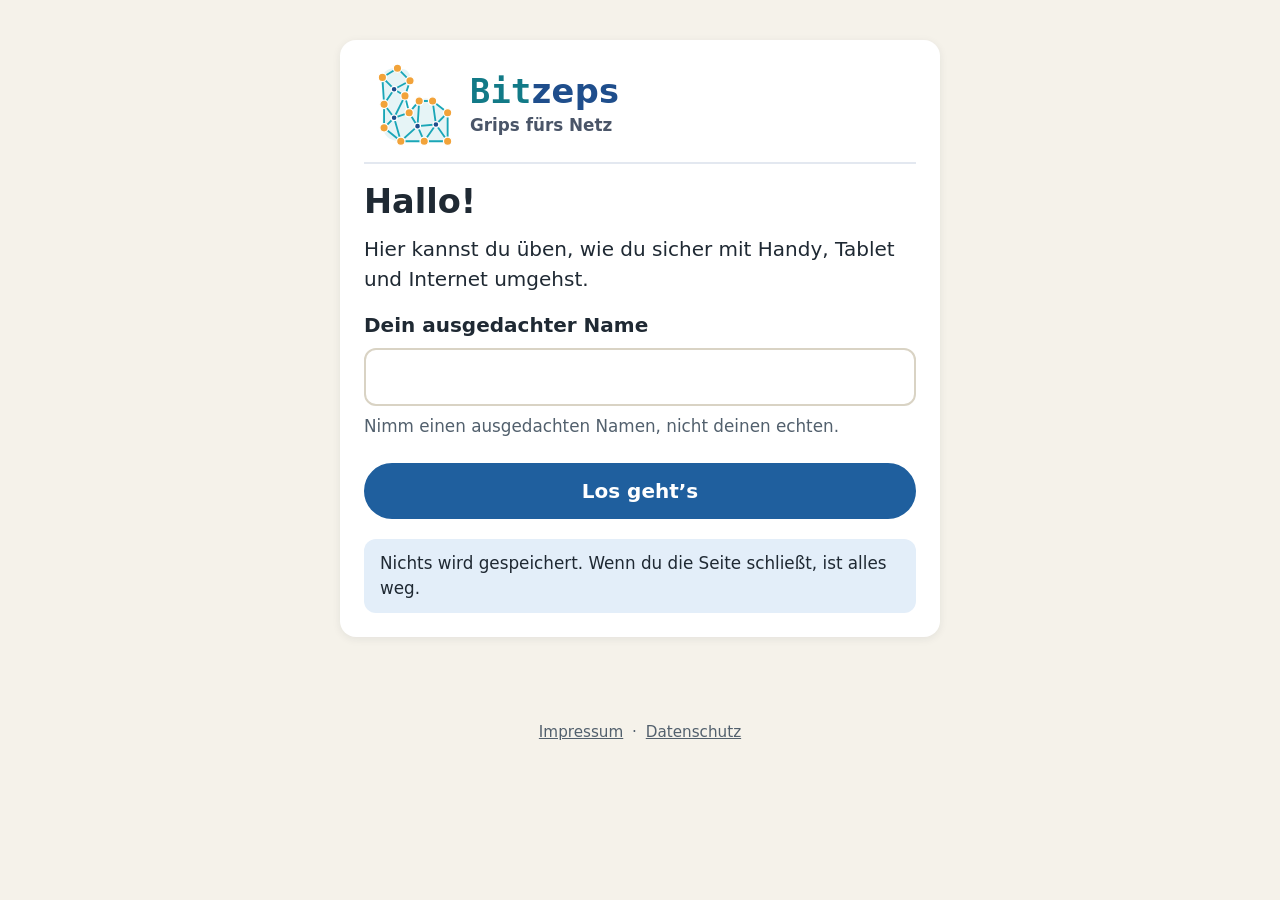
<file: index.html>
<!doctype html>
<html lang="de">
<head>
  <meta charset="utf-8">
  <meta name="viewport" content="width=device-width, initial-scale=1, viewport-fit=cover">
  <meta name="referrer" content="no-referrer">
  <meta name="robots" content="noindex">
  <title>Bitzeps – Grips fürs Netz</title>
  <link rel="icon" href="bilder/logo.svg" type="image/svg+xml">
  <link rel="apple-touch-icon" href="bilder/logo-180.png">
  <link rel="stylesheet" href="engine/styles.css?v=2">
</head>
<body>
  <div id="dev-banner" class="dev-banner" role="alert" hidden></div>
  <header id="kopf" class="kopf" hidden></header>
  <main id="app">
    <noscript>Bitte JavaScript einschalten, damit die Übungen funktionieren.</noscript>
  </main>
  <footer class="seiten-fuss"><a href="impressum.html">Impressum</a> · <a href="datenschutz.html">Datenschutz</a></footer>

  <!-- 1. Engine-Grundgerüst (immer zuerst) -->
  <script src="engine/core.js"></script>
  <script src="engine/session.js"></script>
  <script src="engine/validate.js"></script>
  <script src="engine/renderers/info.js"></script>
  <script src="engine/renderers/multiple-choice.js"></script>
  <script src="engine/renderers/wahr-falsch.js"></script>
  <script src="engine/renderers/eintippen.js"></script>
  <script src="engine/renderers/zuordnen.js"></script>
  <script src="engine/renderers/ja-nein.js"></script>
  <script src="engine/renderers/quiz.js"></script>
  <script src="engine/renderers/freies-html.js"></script>

  <!-- 2. Module und Blätter: für ein neues Blatt einfach eine Zeile ergänzen -->
  <script src="blaetter/module.js"></script>
  <script src="blaetter/12-i-fremde-menschen.js"></script>
  <script src="blaetter/12-ii-menschen-die-ich-kenne.js"></script>
  <script src="blaetter/12-iii-gruppenfotos.js"></script>
  <script src="blaetter/12-iv-auf-dem-jahrmarkt.js"></script>
  <script src="blaetter/12-v-auf-der-buehne.js"></script>

  <!-- 3. Start der App (immer zuletzt) -->
  <script src="engine/app.js"></script>
</body>
</html>
</file>
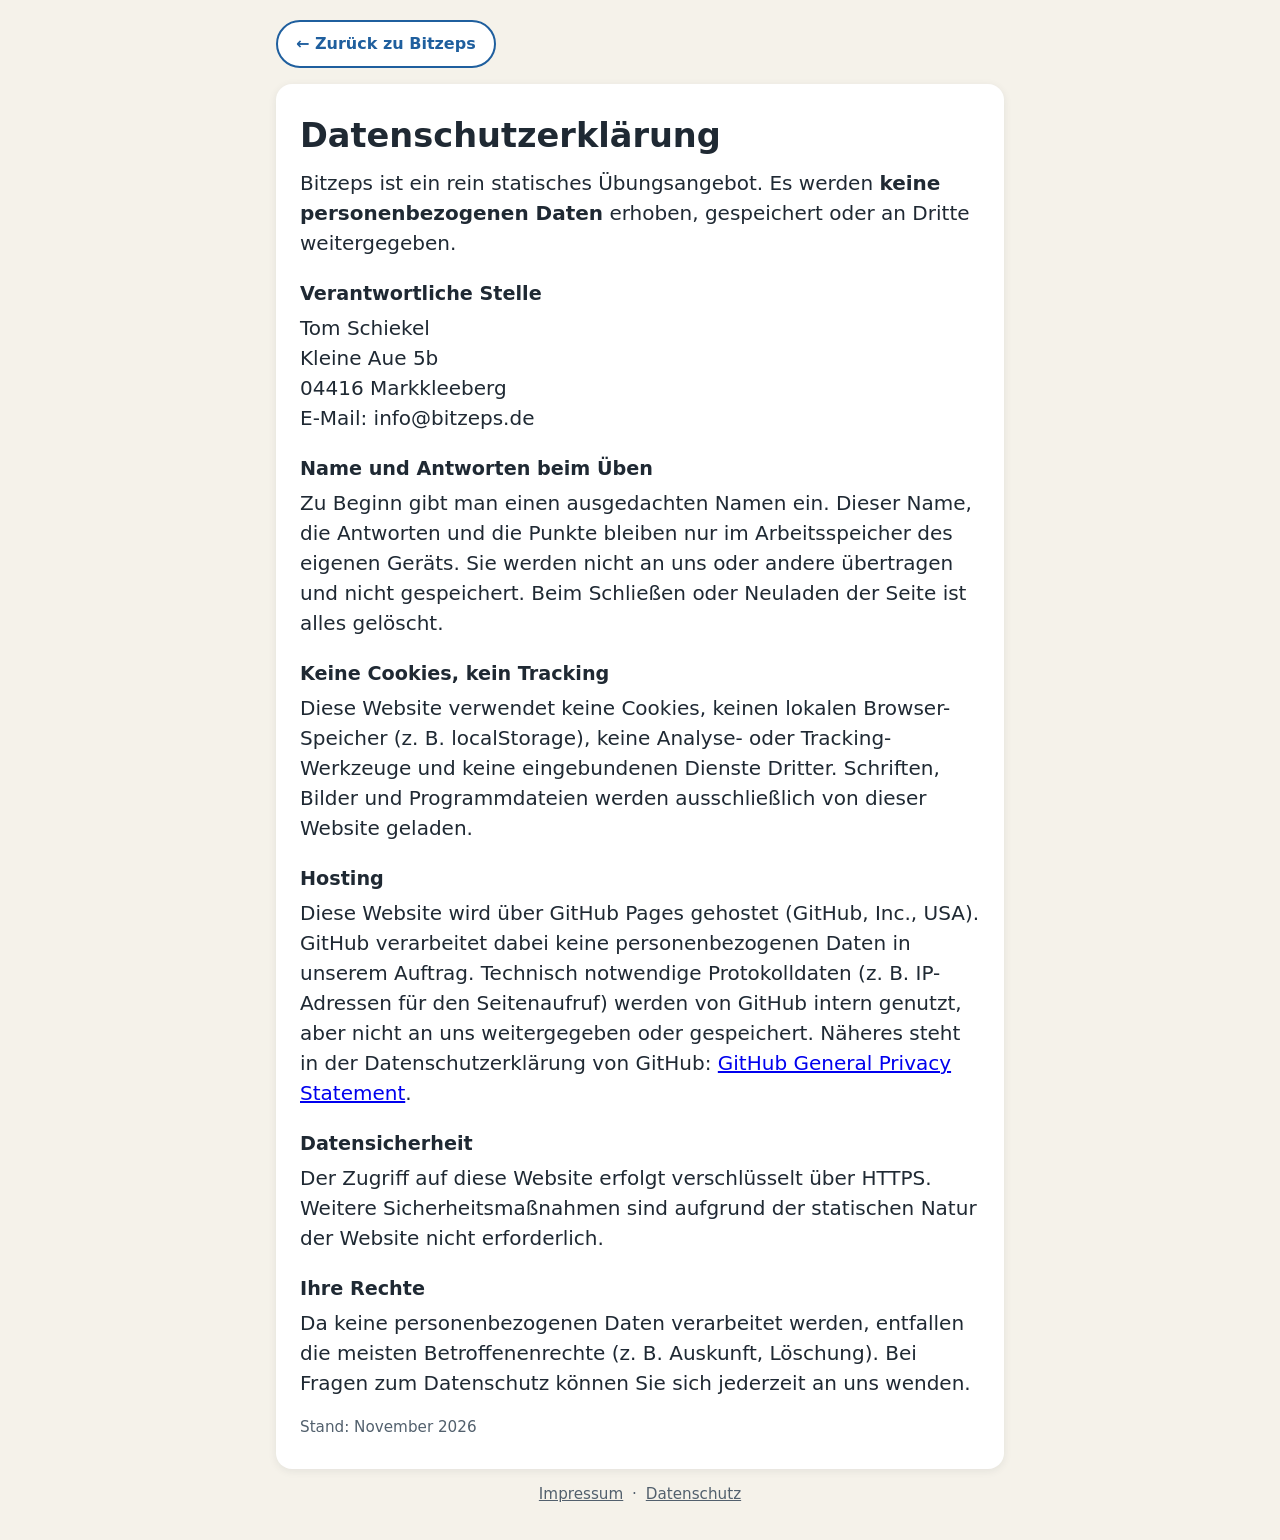
<file: datenschutz.html>
<!doctype html>
<html lang="de">
<head>
  <meta charset="utf-8">
  <meta name="viewport" content="width=device-width, initial-scale=1, viewport-fit=cover">
  <meta name="referrer" content="no-referrer">
  <meta name="robots" content="noindex">
  <title>Datenschutz – Bitzeps</title>
  <link rel="icon" href="bilder/logo.svg" type="image/svg+xml">
  <link rel="stylesheet" href="engine/styles.css?v=2">
</head>
<body>
  <main id="app" class="rechtliches">
    <a class="knopf klein" href="index.html">← Zurück zu Bitzeps</a>

    <div class="karte">
      <h1>Datenschutzerklärung</h1>

      <p>Bitzeps ist ein rein statisches Übungsangebot. Es werden <strong>keine personenbezogenen Daten</strong> erhoben, gespeichert oder an Dritte weitergegeben.</p>

      <h2>Verantwortliche Stelle</h2>
      <p>Tom Schiekel<br>
      Kleine Aue 5b<br>
      04416 Markkleeberg<br>
      E-Mail: info@bitzeps.de</p>

      <h2>Name und Antworten beim Üben</h2>
      <p>Zu Beginn gibt man einen ausgedachten Namen ein. Dieser Name, die Antworten und die Punkte bleiben nur im Arbeitsspeicher des eigenen Geräts. Sie werden nicht an uns oder andere übertragen und nicht gespeichert. Beim Schließen oder Neuladen der Seite ist alles gelöscht.</p>

      <h2>Keine Cookies, kein Tracking</h2>
      <p>Diese Website verwendet keine Cookies, keinen lokalen Browser-Speicher (z. B. localStorage), keine Analyse- oder Tracking-Werkzeuge und keine eingebundenen Dienste Dritter. Schriften, Bilder und Programmdateien werden ausschließlich von dieser Website geladen.</p>

      <h2>Hosting</h2>
      <p>Diese Website wird über GitHub Pages gehostet (GitHub, Inc., USA). GitHub verarbeitet dabei keine personenbezogenen Daten in unserem Auftrag. Technisch notwendige Protokolldaten (z. B. IP-Adressen für den Seitenaufruf) werden von GitHub intern genutzt, aber nicht an uns weitergegeben oder gespeichert. Näheres steht in der Datenschutzerklärung von GitHub: <a href="https://docs.github.com/de/site-policy/privacy-policies/github-general-privacy-statement" rel="noopener noreferrer">GitHub General Privacy Statement</a>.</p>

      <h2>Datensicherheit</h2>
      <p>Der Zugriff auf diese Website erfolgt verschlüsselt über HTTPS. Weitere Sicherheitsmaßnahmen sind aufgrund der statischen Natur der Website nicht erforderlich.</p>

      <h2>Ihre Rechte</h2>
      <p>Da keine personenbezogenen Daten verarbeitet werden, entfallen die meisten Betroffenenrechte (z. B. Auskunft, Löschung). Bei Fragen zum Datenschutz können Sie sich jederzeit an uns wenden.</p>
      <p class="rechtliches-stand">Stand: November 2026</p>
    </div>

    <p class="rechtliches-fuss"><a href="impressum.html">Impressum</a> · <a href="datenschutz.html">Datenschutz</a></p>
  </main>
</body>
</html>
</file>
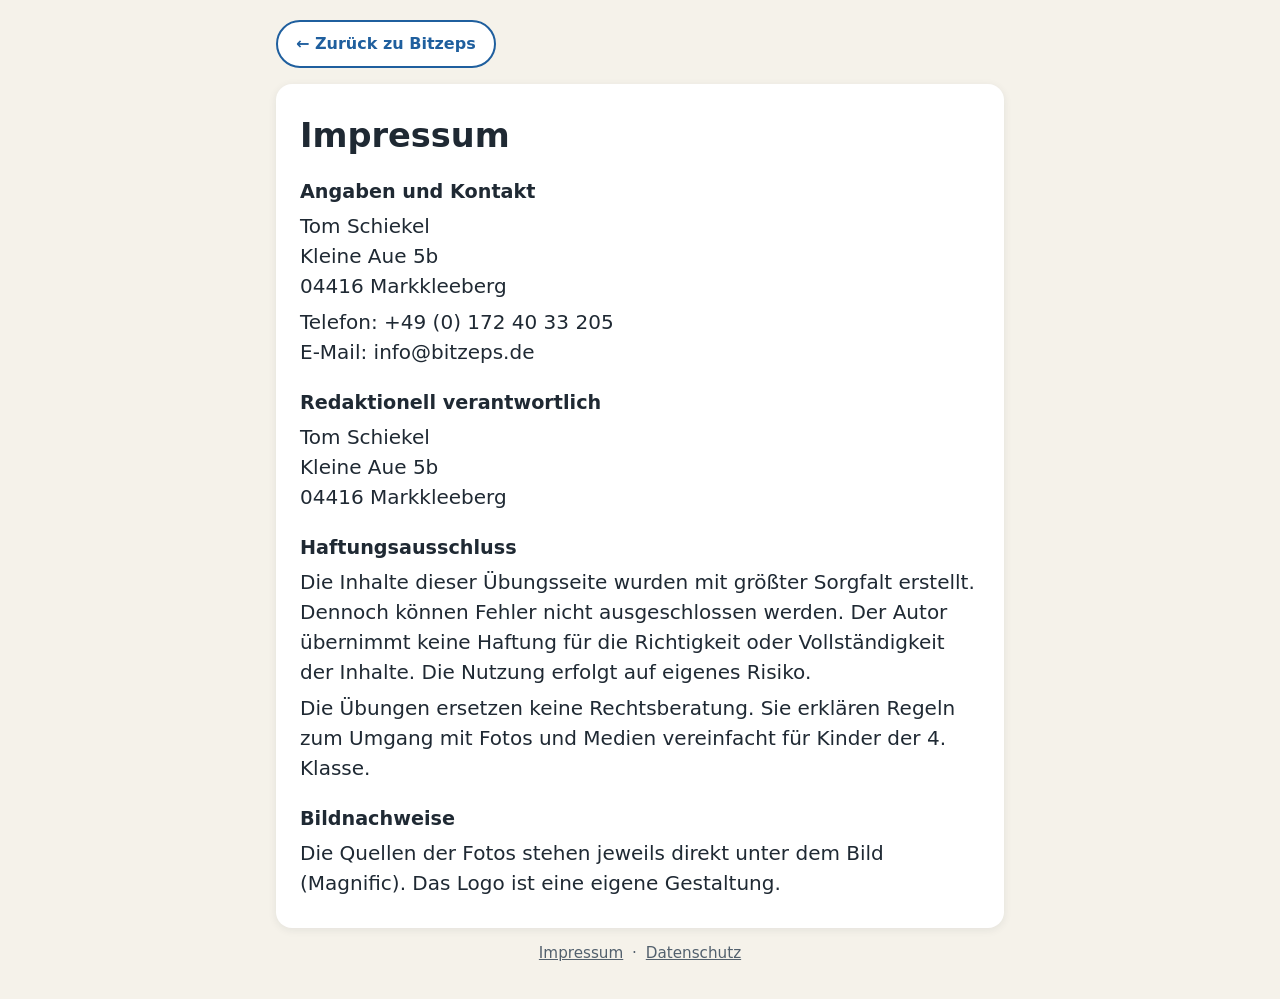
<file: impressum.html>
<!doctype html>
<html lang="de">
<head>
  <meta charset="utf-8">
  <meta name="viewport" content="width=device-width, initial-scale=1, viewport-fit=cover">
  <meta name="referrer" content="no-referrer">
  <meta name="robots" content="noindex">
  <title>Impressum – Bitzeps</title>
  <link rel="icon" href="bilder/logo.svg" type="image/svg+xml">
  <link rel="stylesheet" href="engine/styles.css?v=2">
</head>
<body>
  <main id="app" class="rechtliches">
    <a class="knopf klein" href="index.html">← Zurück zu Bitzeps</a>

    <div class="karte">
      <h1>Impressum</h1>

      <h2>Angaben und Kontakt</h2>
      <p>Tom Schiekel<br>
      Kleine Aue 5b<br>
      04416 Markkleeberg</p>
      <p>Telefon: +49 (0) 172 40 33 205<br>
      E-Mail: info@bitzeps.de</p>

      <h2>Redaktionell verantwortlich</h2>
      <p>Tom Schiekel<br>
      Kleine Aue 5b<br>
      04416 Markkleeberg</p>

      <h2>Haftungsausschluss</h2>
      <p>Die Inhalte dieser Übungsseite wurden mit größter Sorgfalt erstellt. Dennoch können Fehler nicht ausgeschlossen werden. Der Autor übernimmt keine Haftung für die Richtigkeit oder Vollständigkeit der Inhalte. Die Nutzung erfolgt auf eigenes Risiko.</p>
      <p>Die Übungen ersetzen keine Rechtsberatung. Sie erklären Regeln zum Umgang mit Fotos und Medien vereinfacht für Kinder der 4. Klasse.</p>

      <h2>Bildnachweise</h2>
      <p>Die Quellen der Fotos stehen jeweils direkt unter dem Bild (Magnific). Das Logo ist eine eigene Gestaltung.</p>
    </div>

    <p class="rechtliches-fuss"><a href="impressum.html">Impressum</a> · <a href="datenschutz.html">Datenschutz</a></p>
  </main>
</body>
</html>
</file>
<file: engine/styles.css>
/* Bitzeps – Gestaltung. Tablet-first, große Touch-Flächen, ruhig, WCAG-AA-Kontraste. */

:root {
  color-scheme: light;

  --hintergrund: #f5f2ea;
  --flaeche: #ffffff;
  --text: #1f2933;
  --text-leise: #52606d;
  --rand: #d9d3c4;

  --primaer: #1f5f9e;          /* Kontrast zu Weiß ≈ 6.6:1 */
  --primaer-dunkel: #174a7c;
  --primaer-hell: #e3eef9;

  --richtig: #1b6b3a;
  --richtig-hell: #e4f3e8;
  --falsch: #a8261b;
  --falsch-hell: #fbe9e7;
  --teilweise: #7a4f00;
  --teilweise-hell: #fdf1d6;

  --ampel-gruen: #2f855a;
  --ampel-gelb: #d69e2e;
  --ampel-rot: #c53030;

  --radius: 16px;
  --abstand: 16px;
  --schatten: 0 2px 8px rgba(31, 41, 51, 0.08);
  --touch: 56px;
}

* { box-sizing: border-box; }

html {
  -webkit-text-size-adjust: 100%;
  text-size-adjust: 100%;
}

body {
  margin: 0;
  background: var(--hintergrund);
  color: var(--text);
  font-family: system-ui, -apple-system, "Segoe UI", Roboto, "Helvetica Neue", Arial, sans-serif;
  font-size: 1.25rem;          /* 20px */
  line-height: 1.5;
  -webkit-tap-highlight-color: transparent;
}

[hidden] { display: none !important; }

main {
  max-width: 920px;
  margin: 0 auto;
  padding: var(--abstand) var(--abstand) 48px;
}

h1 { font-size: 2.1rem; line-height: 1.2; margin: 8px 0 12px; }
h2, .frage { font-size: 1.6rem; line-height: 1.3; margin: 0 0 16px; }
h1:focus, h2:focus { outline: none; }

.fliesstext { margin: 0 0 16px; white-space: pre-line; }
.hinweis { color: var(--text-leise); font-size: 1.05rem; margin: 0 0 16px; }

/* ---------- Kopfzeile ---------- */
.kopf {
  position: sticky;
  top: 0;
  z-index: 10;
  background: var(--flaeche);
  border-bottom: 1px solid var(--rand);
  padding: 8px var(--abstand);
  padding-top: max(8px, env(safe-area-inset-top));
}
.kopf-zeile {
  max-width: 920px;
  margin: 0 auto;
  display: flex;
  align-items: center;
  gap: 12px;
  flex-wrap: wrap;
}
.kopf-titel { font-weight: 700; flex: 1 1 auto; min-width: 0; }
.kopf-name {
  background: var(--primaer-hell);
  color: var(--primaer-dunkel);
  border-radius: 999px;
  padding: 4px 14px;
  font-size: 1rem;
  font-weight: 600;
  max-width: 14ch;
  overflow: hidden;
  text-overflow: ellipsis;
  white-space: nowrap;
}
.fortschritt {
  max-width: 920px;
  margin: 6px auto 0;
  display: flex;
  align-items: center;
  gap: 12px;
}
.fortschritt-text { font-size: 1rem; color: var(--text-leise); white-space: nowrap; }
.fortschritt-balken {
  flex: 1;
  height: 12px;
  background: #ebe6da;
  border-radius: 999px;
  overflow: hidden;
}
.fortschritt-fuellung { height: 100%; background: var(--primaer); border-radius: 999px; }

/* ---------- Karten / Seiten ---------- */
.karte {
  background: var(--flaeche);
  border-radius: var(--radius);
  box-shadow: var(--schatten);
  padding: 24px;
  margin-top: 8px;
}
@media (max-width: 500px) {
  .karte { padding: 18px 16px; }
  h1 { font-size: 1.8rem; }
  h2, .frage { font-size: 1.4rem; }
}

/* ---------- Knöpfe ---------- */
.knopf {
  font: inherit;
  font-weight: 600;
  min-height: var(--touch);
  padding: 10px 28px;
  border-radius: 999px;
  border: 2px solid var(--primaer);
  background: var(--flaeche);
  color: var(--primaer);
  cursor: pointer;
  touch-action: manipulation;
}
.knopf.haupt { background: var(--primaer); color: #fff; }
.knopf.haupt:active { background: var(--primaer-dunkel); }
.knopf.klein { min-height: 48px; padding: 6px 18px; font-size: 1rem; }
.knopf.leise { border-color: transparent; background: transparent; text-decoration: underline; font-weight: 500; }
.knopf.warnung { border-color: var(--falsch); color: var(--falsch); }

:focus-visible { outline: 4px solid #f2b705; outline-offset: 3px; }

.fuss {
  display: flex;
  flex-wrap: wrap;
  gap: 12px;
  justify-content: flex-end;
  margin-top: 24px;
}
.fuss-mitte { justify-content: center; }
.fuss .knopf.haupt { min-width: 180px; }

/* ---------- Start ---------- */
.start { max-width: 600px; margin: 24px auto 0; }
.start .knopf.haupt { width: 100%; margin-top: 8px; }
.marke { display: flex; align-items: center; gap: 14px; margin-bottom: 18px; padding-bottom: 14px; border-bottom: 2px solid #e3e8f0; }
.marke-logo { width: 92px; height: auto; flex: none; }
.marke-text { display: flex; flex-direction: column; gap: 2px; }
.marke-name { font-size: 2.1rem; font-weight: 800; letter-spacing: 0.01em; line-height: 1.1; color: #1f4e8c; }
/* „Bit“ in Computerschrift; dunkleres Türkis als im Logo, damit der Kontrast reicht */
.marke-bit { font-family: ui-monospace, "SF Mono", Menlo, Consolas, monospace; font-weight: 700; color: #127a87; }
.marke-unterzeile { font-size: 1.05rem; font-weight: 600; color: #4a5568; }
.label { display: block; font-weight: 700; margin: 8px 0 8px; }
.datenschutz {
  margin: 20px 0 0;
  padding: 12px 16px;
  background: var(--primaer-hell);
  border-radius: 12px;
  font-size: 1.05rem;
}

.eingabe {
  font: inherit;
  font-size: 1.4rem;
  width: 100%;
  min-height: var(--touch);
  padding: 10px 16px;
  border: 2px solid var(--rand);
  border-radius: 12px;
  background: #fff;
  color: var(--text);
  margin-bottom: 8px;
}
.eingabe:focus { border-color: var(--primaer); outline: none; box-shadow: 0 0 0 3px var(--primaer-hell); }
.eingabe.ist-richtig { border-color: var(--richtig); background: var(--richtig-hell); }
.eingabe.ist-falsch { border-color: var(--falsch); background: var(--falsch-hell); }
.marke-zeile { font-weight: 700; margin: 4px 0 0; }
.marke-zeile.ist-richtig { color: var(--richtig); }
.marke-zeile.ist-falsch { color: var(--falsch); }

.hinweis-pruefen { color: var(--teilweise); font-weight: 600; margin: 12px 0 0; min-height: 0; }
.hinweis-pruefen:empty { display: none; }

/* ---------- Blattauswahl ---------- */
.kacheln {
  display: grid;
  grid-template-columns: repeat(auto-fill, minmax(260px, 1fr));
  gap: var(--abstand);
  margin-top: 8px;
}
.kachel {
  font: inherit;
  text-align: left;
  display: flex;
  flex-direction: column;
  gap: 6px;
  min-height: 150px;
  padding: 20px;
  background: var(--flaeche);
  border: 2px solid var(--rand);
  border-radius: var(--radius);
  box-shadow: var(--schatten);
  color: var(--text);
  cursor: pointer;
  touch-action: manipulation;
}
.kachel:active { border-color: var(--primaer); background: var(--primaer-hell); }
.kachel-nummer { font-size: 0.95rem; font-weight: 700; color: var(--primaer); text-transform: uppercase; letter-spacing: 0.04em; }
.kachel-titel { font-size: 1.4rem; font-weight: 700; line-height: 1.25; }
.kachel-text { color: var(--text-leise); font-size: 1.05rem; }
.kachel-info { margin-top: auto; font-size: 1rem; color: var(--text-leise); }

/* Fortschritt auf der Kachel (nur aktuelle Sitzung) */
.kachel-stand { margin-top: auto; display: flex; flex-direction: column; gap: 6px; }
.kachel-stand-text { font-size: 1rem; font-weight: 600; color: var(--primaer-dunkel); }
.kachel-stand.ist-fertig .kachel-stand-text { color: var(--richtig); }
.kachel-balken { display: block; height: 8px; border-radius: 999px; background: var(--primaer-hell); overflow: hidden; }
.kachel-balken-fuellung { display: block; height: 100%; border-radius: 999px; background: var(--primaer); }
.kachel-stand.ist-fertig .kachel-balken-fuellung { background: var(--richtig); }

/* ---------- Bilder ---------- */
.abbildung { margin: 0 0 20px; }
.bild {
  display: block;
  max-width: 100%;
  max-height: 45vh;
  width: auto;
  height: auto;
  border-radius: 12px;
  margin: 0 auto;
}
.bildquelle { font-size: 0.9rem; color: var(--text-leise); text-align: center; margin-top: 6px; }
.bild-fehlt {
  padding: 32px;
  border: 2px dashed var(--falsch);
  border-radius: 12px;
  color: var(--falsch);
  text-align: center;
}

/* ---------- Info ---------- */
.stichpunkte { margin: 0; padding-left: 1.3em; }
.stichpunkte li { margin-bottom: 12px; }
.stichpunkte li::marker { color: var(--primaer); }

/* ---------- Antwort-Optionen (MC, Wahr/Falsch) ---------- */
.optionen { display: flex; flex-direction: column; gap: 12px; }
.optionen-nebeneinander { flex-direction: row; flex-wrap: wrap; }
.optionen-nebeneinander .option { flex: 1 1 200px; justify-content: center; text-align: center; }
.option {
  font: inherit;
  text-align: left;
  display: flex;
  flex-direction: column;
  align-items: flex-start;
  gap: 4px;
  min-height: var(--touch);
  padding: 14px 20px 14px 56px;
  position: relative;
  background: var(--flaeche);
  border: 2px solid var(--rand);
  border-radius: 14px;
  color: var(--text);
  cursor: pointer;
  touch-action: manipulation;
}
.optionen-nebeneinander .option { align-items: center; padding-left: 56px; padding-right: 56px; }
.option::before {
  content: "";
  position: absolute;
  left: 18px;
  top: 50%;
  width: 24px;
  height: 24px;
  margin-top: -12px;
  border: 2px solid var(--text-leise);
  border-radius: 50%;
  background: #fff;
}
.option[role="checkbox"]::before { border-radius: 6px; }
.option[aria-checked="true"] { border-color: var(--primaer); background: var(--primaer-hell); }
.option[aria-checked="true"]::before {
  border-color: var(--primaer);
  background: var(--primaer);
  box-shadow: inset 0 0 0 4px #fff;
}
.option:disabled { cursor: default; color: var(--text); opacity: 1; }
.option.ist-richtig { border-color: var(--richtig); background: var(--richtig-hell); }
.option.ist-falsch { border-color: var(--falsch); background: var(--falsch-hell); }
.marke { font-size: 1rem; font-weight: 700; }
.ist-richtig > .marke { color: var(--richtig); }
.ist-falsch > .marke { color: var(--falsch); }

.aussage {
  font-size: 1.45rem;
  font-weight: 600;
  margin: 0 0 20px;
  padding: 16px 20px;
  background: var(--primaer-hell);
  border-radius: 14px;
}

/* ---------- Zuordnen ---------- */
.ablage {
  min-height: 80px;
  padding: 12px;
  margin-bottom: 16px;
  border: 2px dashed var(--rand);
  border-radius: 14px;
  background: #faf8f3;
}
.ablage-leer { display: none; margin: 8px; color: var(--text-leise); font-size: 1.05rem; }
.ablage.ist-leer .ablage-leer { display: block; }
.ablage.bereit, .ablage.drueber { border-color: var(--primaer); background: var(--primaer-hell); }

.zone-karten { display: flex; flex-wrap: wrap; gap: 10px; }

.zonen {
  display: grid;
  grid-template-columns: repeat(auto-fit, minmax(200px, 1fr));
  gap: 12px;
}
.zone {
  display: flex;
  flex-direction: column;
  gap: 10px;
  min-height: 160px;
  padding: 10px;
  border: 2px solid var(--rand);
  border-radius: 14px;
  background: #fff;
}
.zone .zone-karten { flex-direction: column; flex: 1; }
.zone-kopf {
  font: inherit;
  font-weight: 700;
  display: flex;
  align-items: center;
  gap: 10px;
  min-height: 52px;
  padding: 8px 12px;
  text-align: left;
  border: 0;
  border-radius: 10px;
  background: #f1eee6;
  color: var(--text);
  cursor: pointer;
  touch-action: manipulation;
}
.zone-punkt { display: none; width: 22px; height: 22px; border-radius: 50%; flex: none; }
.zonen.bereit .zone { border-style: dashed; border-color: var(--primaer); cursor: pointer; }
.zonen.bereit .zone-kopf::after { content: " ← hier ablegen"; font-weight: 500; color: var(--primaer); font-size: 0.95rem; }
.zone.drueber { background: var(--primaer-hell); border-color: var(--primaer); }
.zonen.gesperrt .zone { border-style: solid; border-color: var(--rand); cursor: default; }

/* Ampel-Stil */
.ampel .zone-punkt { display: inline-block; }
.ampel .zone { padding-top: 18px; }
.ampel .zone-0 { box-shadow: inset 0 8px 0 var(--ampel-gruen); }
.ampel .zone-1 { box-shadow: inset 0 8px 0 var(--ampel-gelb); }
.ampel .zone-2 { box-shadow: inset 0 8px 0 var(--ampel-rot); }
.ampel .zone-0 .zone-punkt { background: var(--ampel-gruen); }
.ampel .zone-1 .zone-punkt { background: var(--ampel-gelb); }
.ampel .zone-2 .zone-punkt { background: var(--ampel-rot); }

.spielkarte-text { display: block; }
button.spielkarte {
  font: inherit;
  font-size: 1.1rem;
  text-align: left;
  min-height: var(--touch);
  padding: 12px 16px;
  background: #fff;
  border: 2px solid #b9b2a1;
  border-radius: 12px;
  box-shadow: 0 2px 0 #d9d3c4;
  color: var(--text);
  cursor: grab;
  touch-action: none;           /* nötig fürs Ziehen per Finger */
  user-select: none;
  -webkit-user-select: none;
  -webkit-touch-callout: none;
  margin: 0;
  max-width: 100%;
}
.ablage button.spielkarte { flex: 0 1 auto; }
button.spielkarte[aria-pressed="true"] {
  border-color: var(--primaer);
  background: var(--primaer-hell);
  box-shadow: 0 0 0 3px var(--primaer);
}
button.spielkarte.wird-gezogen { opacity: 0.35; }
button.spielkarte:disabled { cursor: default; color: var(--text); opacity: 1; }
button.spielkarte.ist-richtig { border-color: var(--richtig); background: var(--richtig-hell); box-shadow: none; }
button.spielkarte.ist-falsch { border-color: var(--falsch); background: var(--falsch-hell); box-shadow: none; }
button.spielkarte .marke { display: block; margin-top: 4px; }
button.spielkarte .karten-hinweis {
  display: block;
  margin-top: 8px;
  padding: 8px 10px;
  border-radius: 8px;
  background: var(--flaeche);
  color: var(--text);
  font-size: 1rem;
  font-weight: 400;
}
.spielkarte-geist {
  position: fixed;
  z-index: 100;
  pointer-events: none;
  margin: 0;
  box-shadow: 0 8px 24px rgba(0, 0, 0, 0.2) !important;
  border-color: var(--primaer) !important;
}

/* ---------- Rückmeldung ---------- */
.rueckmeldung {
  margin-top: 20px;
  padding: 16px 20px;
  border-radius: 14px;
  border-left: 8px solid;
}
.rueckmeldung-titel { font-weight: 700; font-size: 1.3rem; margin: 0 0 6px; }
.rueckmeldung-text { margin: 0; }
.rueckmeldung-richtig { background: var(--richtig-hell); border-color: var(--richtig); }
.rueckmeldung-richtig .rueckmeldung-titel { color: var(--richtig); }
.rueckmeldung-teilweise { background: var(--teilweise-hell); border-color: var(--teilweise); }
.rueckmeldung-teilweise .rueckmeldung-titel { color: var(--teilweise); }
.rueckmeldung-falsch { background: var(--falsch-hell); border-color: var(--falsch); }
.rueckmeldung-falsch .rueckmeldung-titel { color: var(--falsch); }

/* ---------- Ergebnis ---------- */
.ergebnis { text-align: center; padding: 40px 24px; }
.ergebnis-satz { font-size: 1.6rem; font-weight: 700; margin: 8px 0 12px; }

/* ---------- Entwicklungsbanner (Validierung) ---------- */
.dev-banner {
  background: #fff4d6;
  border-bottom: 4px solid var(--teilweise);
  color: var(--text);
  padding: 12px var(--abstand);
  font-size: 1rem;
  line-height: 1.4;
  max-height: 40vh;
  overflow: auto;
}
.dev-banner.hat-fehler { background: #fde8e6; border-bottom-color: var(--falsch); }
.dev-banner ul { margin: 8px 0; padding-left: 1.3em; }
.dev-banner .meldung-fehler { color: var(--falsch); font-weight: 600; }
.banner-zu {
  font: inherit;
  min-height: 44px;
  padding: 6px 16px;
  border: 2px solid currentColor;
  border-radius: 999px;
  background: #fff;
  cursor: pointer;
}

@media (prefers-reduced-motion: reduce) {
  * { transition: none !important; animation: none !important; scroll-behavior: auto !important; }
}

/* ---------- Ja/Nein-Liste ---------- */
.jn-liste {
  list-style: none;
  margin: 0;
  padding: 0;
  display: flex;
  flex-direction: column;
  gap: 12px;
}
.jn-zeile {
  display: flex;
  gap: 14px;
  padding: 14px 16px;
  border: 2px solid var(--rand);
  border-radius: 16px;
  background: #fff;
  transition: background-color 0.2s, border-color 0.2s;
}
.jn-nummer {
  flex: none;
  width: 38px;
  height: 38px;
  border-radius: 50%;
  display: grid;
  place-items: center;
  background: var(--primaer-hell);
  color: var(--primaer-dunkel);
  font-weight: 700;
}
.jn-inhalt { flex: 1; min-width: 0; }
.jn-text { margin: 4px 0 12px; font-size: 1.2rem; font-weight: 500; }
.jn-knoepfe { display: flex; gap: 10px; }
.jn-knopf {
  font: inherit;
  font-weight: 700;
  flex: 1 1 0;
  max-width: 160px;
  min-height: 52px;
  padding: 8px 18px;
  border: 2px solid #b9b2a1;
  border-radius: 999px;
  background: #fff;
  color: var(--text);
  cursor: pointer;
  touch-action: manipulation;
}
.jn-knopf[aria-checked="true"] { background: var(--primaer); border-color: var(--primaer); color: #fff; }
.jn-knopf:disabled { cursor: default; }
.jn-knopf:disabled[aria-checked="false"] { opacity: 0.45; }

/* Querformat / breite Bildschirme: Satz links, Knöpfe rechts */
@media (min-width: 700px) {
  .jn-inhalt { display: grid; grid-template-columns: 1fr auto; column-gap: 20px; align-items: center; }
  .jn-text { margin: 0; }
  .jn-knoepfe .jn-knopf { min-width: 110px; }
  .jn-ergebnis, .jn-erklaerung { grid-column: 1 / -1; }
  .jn-zeile { align-items: center; }
  .jn-zeile.ist-richtig, .jn-zeile.ist-falsch { align-items: flex-start; }
}

.jn-zeile.beantwortet { border-color: #b7cde3; }
.jn-zeile.offen { border-color: var(--teilweise); background: var(--teilweise-hell); }
.jn-zeile.ist-richtig { border-color: var(--richtig); background: var(--richtig-hell); }
.jn-zeile.ist-falsch { border-color: var(--falsch); background: var(--falsch-hell); }
.jn-zeile.ist-richtig .jn-nummer { background: var(--richtig); color: #fff; }
.jn-zeile.ist-falsch .jn-nummer { background: var(--falsch); color: #fff; }
.ist-richtig .jn-knopf[aria-checked="true"] { background: var(--richtig); border-color: var(--richtig); }
.ist-falsch .jn-knopf[aria-checked="true"] { background: var(--falsch); border-color: var(--falsch); }

.jn-ergebnis { font-weight: 700; margin: 12px 0 4px; }
.ist-richtig .jn-ergebnis { color: var(--richtig); }
.ist-falsch .jn-ergebnis { color: var(--falsch); }
.jn-erklaerung { margin: 0; font-size: 1.05rem; color: var(--text-leise); }
/* Bei falschen Antworten die Erklärung deutlich hervorheben */
.ist-falsch .jn-erklaerung {
  color: var(--text);
  font-size: 1.1rem;
  background: #fff;
  border-radius: 10px;
  padding: 10px 14px;
  margin-top: 6px;
}

/* ---------- Quiz: mehrere Aufgaben untereinander ---------- */
.quiz-teil {
  display: flex;
  gap: 14px;
  margin: 0 0 18px;
  padding: 16px 18px;
  border: 2px solid var(--rand);
  border-radius: 16px;
  background: #fff;
}
.quiz-nummer {
  flex: none;
  width: 36px;
  height: 36px;
  border-radius: 50%;
  display: flex;
  align-items: center;
  justify-content: center;
  font-weight: 700;
  background: var(--primaer-hell);
  color: var(--primaer-dunkel);
}
.quiz-inhalt { flex: 1; min-width: 0; }
.quiz-frage { font-size: 1.3rem; margin: 4px 0 12px; }
.quiz-teil .aussage { font-size: 1.25rem; margin-bottom: 14px; }
.quiz-teil .optionen { margin-bottom: 0; }
.quiz-teil.offen { border-color: var(--teilweise); background: var(--teilweise-hell); }
.quiz-teil.ist-richtig { border-color: var(--richtig); }
.quiz-teil.ist-falsch { border-color: var(--falsch); }
.quiz-teil.ist-richtig .quiz-nummer { background: var(--richtig); color: #fff; }
.quiz-teil.ist-falsch .quiz-nummer { background: var(--falsch); color: #fff; }
.quiz-erklaerung { margin: 12px 0 0; font-size: 1.05rem; color: var(--text-leise); }
.quiz-teil.ist-falsch .quiz-erklaerung {
  color: var(--text);
  font-size: 1.1rem;
  background: var(--falsch-hell);
  border-radius: 10px;
  padding: 10px 14px;
}
@media (max-width: 560px) {
  .quiz-teil { padding: 14px 12px; gap: 10px; }
  .quiz-nummer { width: 30px; height: 30px; }
}

/* Bild auf Aufgabenseiten kleiner halten (Erinnerung, nicht Hauptsache) */
.seite-ja-nein .bild, .seite-zuordnen .bild { max-height: 24vh; }

/* ---------- Hervorgehobener Kasten auf Erklärseiten (z. B. eine Abmachung) ---------- */
.info-kasten {
  margin: 4px 0 16px;
  padding: 18px 22px;
  border-radius: 14px;
  border: 3px solid var(--primaer);
  background: var(--primaer-hell);
  font-size: 1.3rem;
  font-weight: 600;
  white-space: pre-line;
}

/* ---------- Großer Merkkasten: Begriff → Merksatz (info: merksatz) ---------- */
/* Merkzettel: schlanker gelber Streifen, volle Breite wie der Text */
.merksatz {
  margin: 14px 0 18px;
  padding: 12px 18px 14px;
  border-left: 5px solid #e0a800;
  border-radius: 10px;
  background: #fff8db;
}
.merksatz-kopf {
  display: flex;
  align-items: center;
  gap: 6px;
  margin-bottom: 4px;
}
.merksatz-symbol { font-size: 1rem; line-height: 1; }
.merksatz-begriff {
  font-size: 0.85rem;
  font-weight: 700;
  letter-spacing: 0.06em;
  text-transform: uppercase;
  color: #6b5200;               /* Kontrast zu #fff8db ≈ 7:1 */
}
.merksatz-text {
  margin: 0;
  font-size: 1.35rem;
  font-weight: 600;
  line-height: 1.35;
  color: var(--text);
}
@media (max-width: 560px) {
  .merksatz-text { font-size: 1.2rem; }
}

/* ---------- Entwicklungshilfe (EE.KONFIG.entwicklung) ---------- */
.dev-ueberspringen {
  margin-top: 20px;
  padding-top: 12px;
  border-top: 2px dashed #d9a400;
  text-align: left;
}
.dev-knopf {
  border: 2px dashed #b07d00;
  color: #6b4c00;
  background: #fff8e1;
}

/* Grün/Rot-Stil für zwei Gruppen (z. B. „Erlaubt“ / „Nicht erlaubt“) */
.gruen-rot .zone-punkt { display: inline-block; }
.gruen-rot .zone { padding-top: 18px; }
.gruen-rot .zone-0 { box-shadow: inset 0 8px 0 var(--ampel-gruen); }
.gruen-rot .zone-1 { box-shadow: inset 0 8px 0 var(--ampel-rot); }
.gruen-rot .zone-0 .zone-punkt { background: var(--ampel-gruen); }
.gruen-rot .zone-1 .zone-punkt { background: var(--ampel-rot); }
.gruen-rot .zone-kopf { font-size: 1.3rem; }

/* Sprungleiste im Kopf (EE.KONFIG.entwicklung) */
.dev-sprungleiste {
  max-width: 920px;
  margin: 8px auto 0;
  padding: 6px 8px;
  display: flex;
  gap: 6px;
  align-items: center;
  flex-wrap: wrap;
  background: #fff8e1;
  border: 2px dashed #b07d00;
  border-radius: 10px;
}
.dev-sprung-label { font-size: 0.9rem; font-weight: 700; color: #6b4c00; flex: none; }
.dev-sprung {
  flex: none;
  font: inherit;
  font-size: 0.9rem;
  min-height: 40px;
  padding: 4px 10px;
  border: 1px solid #b07d00;
  border-radius: 8px;
  background: #fff;
  color: #4a3500;
  cursor: pointer;
  white-space: nowrap;
}
.dev-sprung.ist-beantwortet { background: #e4f3e8; }
.dev-sprung.ist-aktuell { background: #6b4c00; color: #fff; font-weight: 700; }

/* ---------- Tipps zur Lektion (Knopf im Kopf + Fenster) ---------- */
.tipps-knopf { border-color: #b07d00; color: #6b4c00; background: #fff8e1; }

.tipps-overlay {
  position: fixed;
  inset: 0;
  z-index: 200;
  display: flex;
  align-items: center;
  justify-content: center;
  padding: 16px;
  background: rgba(31, 41, 51, 0.45);
}
.tipps-fenster {
  width: 100%;
  max-width: 640px;
  max-height: 85vh;
  overflow: auto;
  background: var(--flaeche);
  border-radius: var(--radius);
  box-shadow: 0 12px 40px rgba(0, 0, 0, 0.25);
  padding: 24px;
}
.tipps-titel { margin: 0 0 4px; }
.tipps-lektion { margin: 0 0 16px; color: var(--text-leise); font-weight: 600; }
.tipps-liste { margin: 0; padding-left: 1.3em; font-size: 1.2rem; }
.tipps-liste li { margin-bottom: 12px; }
.tipps-liste li::marker { color: #b07d00; }
.tipps-fenster .tipps-liste { font-weight: 500; }

/* Tipps als Kasten auf einer Erklärseite (tippsAnzeigen: true) */
.tipps-kasten { border-color: #b07d00; background: #fff8e1; font-size: 1.15rem; }
.tipps-kasten .tipps-liste { font-size: inherit; }
.tipps-kasten .tipps-liste li:last-child { margin-bottom: 0; }

/* ---------- Abschnitte auf Erklärseiten (info.abschnitte) ---------- */
.abschnitte { display: flex; flex-direction: column; gap: 14px; margin: 4px 0 16px; }
.abschnitt {
  display: flex;
  gap: 16px;
  align-items: flex-start;
  padding: 16px 18px;
  border-radius: 14px;
  border-left: 8px solid;
}
.abschnitt-symbol { font-size: 2.2rem; line-height: 1; flex: none; width: 2.6rem; text-align: center; }
.abschnitt-inhalt { flex: 1; min-width: 0; }
.abschnitt-titel { font-size: 1.3rem; margin: 2px 0 6px; }
.abschnitt-text { margin: 0; white-space: pre-line; }
.abschnitt-blau { background: var(--primaer-hell); border-color: var(--primaer); }
.abschnitt-gruen { background: var(--richtig-hell); border-color: var(--richtig); }
.abschnitt-gelb { background: #fff8e1; border-color: #b07d00; }
.abschnitt-rot { background: var(--falsch-hell); border-color: var(--falsch); }

/* ---------- Fußzeile, Impressum, Datenschutz ---------- */
.seiten-fuss, .rechtliches-fuss { text-align: center; font-size: 0.95rem; color: var(--text-leise); margin: 28px 16px 24px; }
.seiten-fuss a, .rechtliches-fuss a { color: var(--text-leise); padding: 8px 4px; display: inline-block; }
.rechtliches { max-width: 760px; margin: 0 auto; padding: 20px 16px; }
.rechtliches .karte { margin-top: 16px; }
.rechtliches h2 { font-size: 1.2rem; margin: 24px 0 6px; }
.rechtliches p { margin: 6px 0; }
.rechtliches a.knopf { text-decoration: none; display: inline-flex; align-items: center; }
.rechtliches-stand { color: var(--text-leise); font-size: 0.95rem; margin-top: 18px !important; }
</file>
